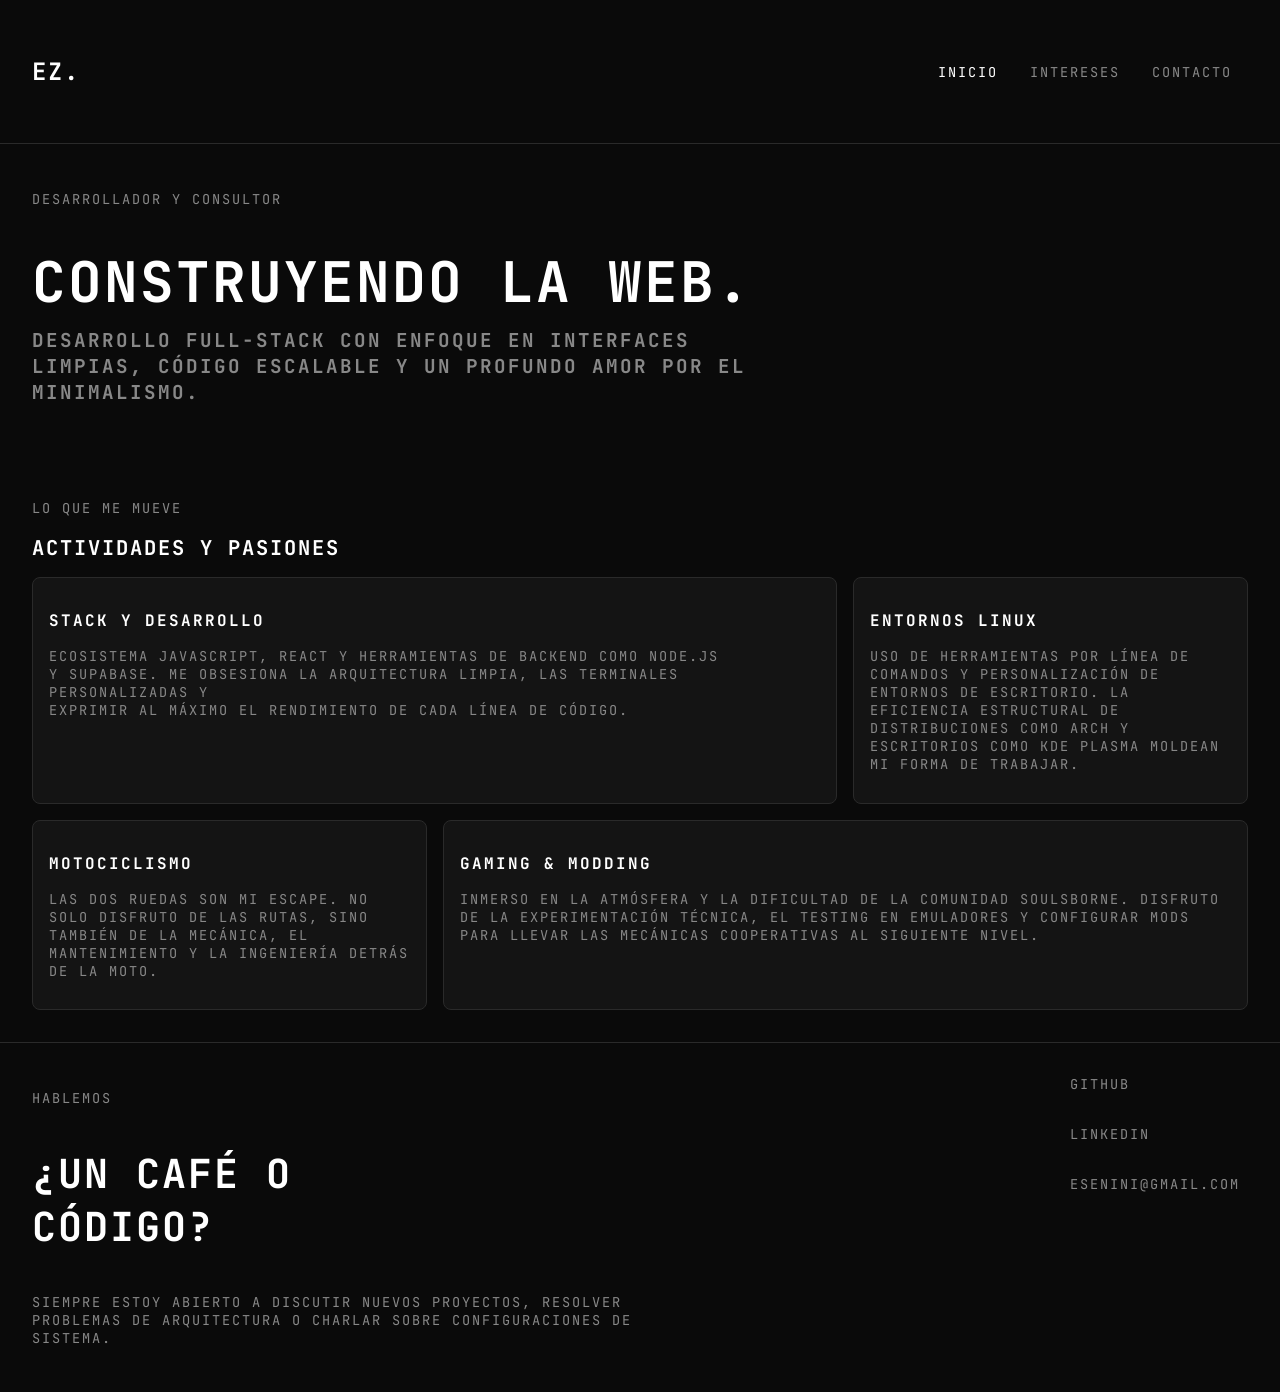
<file: index.html>
<!DOCTYPE html>
<html lang="en">
<head>
    <meta charset="UTF-8">
    <meta name="viewport" content="width=device-width, initial-scale=1.0">
    <title>Document</title>
    <link rel="stylesheet" href="style.css">
    <link href="https://fonts.googleapis.com/css2?family=Inter:wght@300;400;600;800&family=JetBrains+Mono:wght@400&display=swap" rel="stylesheet">
</head>
<body>
    <header>
        <nav>
                <p>Ez.</p>
            <ul >
                <li><a href="index.html" class="text-dos activo">Inicio</a></li>
                <li><a href="intereses.html" class="text-dos">Intereses</a></li>
                <li><a href="contacto.html" class="text-dos">Contacto</a></li>
            </ul>

        </nav>
    </header>

    <main>
        <p class="text-dos">Desarrollador y Consultor</p>
        <h1>Construyendo la web.</h1>
        <h2 class="text-dos subtitle">Desarrollo full-stack con enfoque en interfaces limpias, código escalable y un profundo amor por el minimalismo.</h2>
    </main>

    <section class="cards-section">
        <p class="text-dos">Lo que me mueve</p>
        <h2>Actividades y pasiones</h2>
        <div class="card-container ">
            <div class="cards-color card-large">
                <h3>Stack y Desarrollo</h3>
                <p class="text-dos">Ecosistema JavaScript, React y herramientas de backend como Node.js <br> y Supabase. Me obsesiona la arquitectura limpia, las terminales personalizadas y <br> exprimir al máximo el rendimiento de cada línea de código.</p>
            </div>
            <div class="cards-color">
                <h3>Entornos Linux</h3>
                <p class="text-dos">Uso de herramientas por línea de comandos y personalización de entornos de escritorio. La eficiencia estructural de distribuciones como Arch y escritorios como KDE Plasma moldean mi forma de trabajar.</p>
            </div>
            <div class="cards-color">
                <h3>Motociclismo</h3>
                <p class="text-dos">Las dos ruedas son mi escape. No solo disfruto de las rutas, sino también de la mecánica, el mantenimiento y la ingeniería detrás de la moto.</p>
            </div>
            <div class="cards-color card-large">
                <h3>Gaming & Modding</h3>
                <p class="text-dos">Inmerso en la atmósfera y la dificultad de la comunidad Soulsborne. Disfruto de la experimentación técnica, el testing en emuladores y configurar mods para llevar las mecánicas cooperativas al siguiente nivel.</p>
            </div>
        </div>
    </section>
    <footer>
        <div>
            <p class="text-dos">Hablemos</p>
            <p class="footer-big-text">¿Un café o <br> código?</p>
            <p class="text-dos">Siempre estoy abierto a discutir nuevos proyectos, resolver problemas de arquitectura o charlar sobre configuraciones de sistema. </p>
        </div>
        <div>
            <ul>
                <li><a href="">GitHub</a></li>
                <li><a href="https://www.linkedin.com/in/ezequiel-senini-dev/">LinkedIn</a></li>
                <li><a href="">esenini@gmail.com</a></li>
            </ul>
        </div>
    </footer>
</body>
</html>
</file>
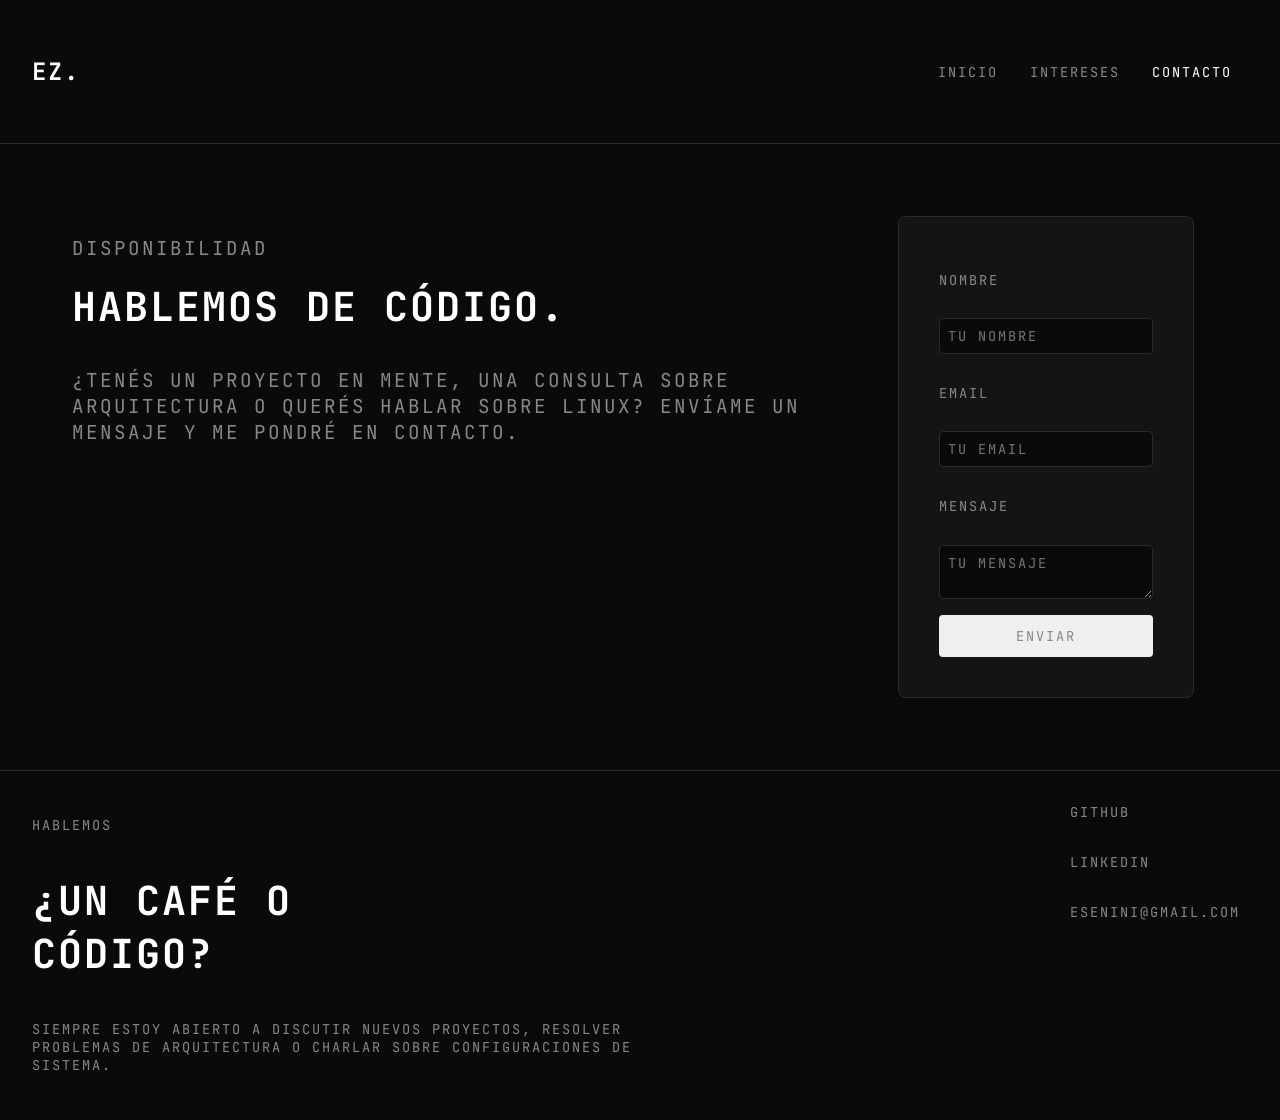
<file: contacto.html>
<!DOCTYPE html>
<html lang="en">
<head>
    <meta charset="UTF-8">
    <meta name="viewport" content="width=device-width, initial-scale=1.0">
    <title>Document</title>
    <link rel="stylesheet" href="style.css">
    <link href="https://fonts.googleapis.com/css2?family=Inter:wght@300;400;600;800&family=JetBrains+Mono:wght@400&display=swap" rel="stylesheet">
</head>
<body>
    <header>
        <nav>
                <p>Ez.</p>
            <ul >
                <li><a href="index.html" class="text-dos">Inicio</a></li>
                <li><a href="intereses.html" class="text-dos">Intereses</a></li>
                <li><a href="contacto.html" class="text-dos activo">Contacto</a></li>
            </ul>

        </nav>
    </header>
    <main class="contact-sec">
        <div class="contact-text">
        <p class="text-dos">Disponibilidad</p>
        <h2>Hablemos de código.</h2>
        <p class="text-dos">¿Tenés un proyecto en mente, una consulta sobre arquitectura o querés hablar sobre Linux? Envíame un mensaje y me pondré en contacto.</p>
        </div>
        <div class="form-div">
        <form action="https://formspree.io/f/mayvlgqk" method="POST">
            <p class="text-dos">Nombre</p>
            <input type="text" name="name" placeholder="Tu nombre" required>
            <p class="text-dos">Email</p>
            <input type="email" name="_replyto" placeholder="Tu email" required>
            <p class="text-dos">Mensaje</p>
            <textarea name="message" placeholder="Tu mensaje" required></textarea>
            <button type="submit">Enviar</button>
            </div>
    </main>
    <footer>
        <div>
            <p class="text-dos">Hablemos</p>
            <p class="footer-big-text">¿Un café o <br> código?</p>
            <p class="text-dos">Siempre estoy abierto a discutir nuevos proyectos, resolver problemas de arquitectura o charlar sobre configuraciones de sistema. </p>
        </div>
        <div>
            <ul>
                <li><a href="https://github.com/belgique5432">GitHub</a></li>
                <li><a href="https://www.linkedin.com/in/ezequiel-senini-dev/">LinkedIn</a></li>
                <li><a href="mailto:esenini@gmail.com">esenini@gmail.com</a></li>
            </ul>
        </div>
    </footer>
</body>
</html>
</file>
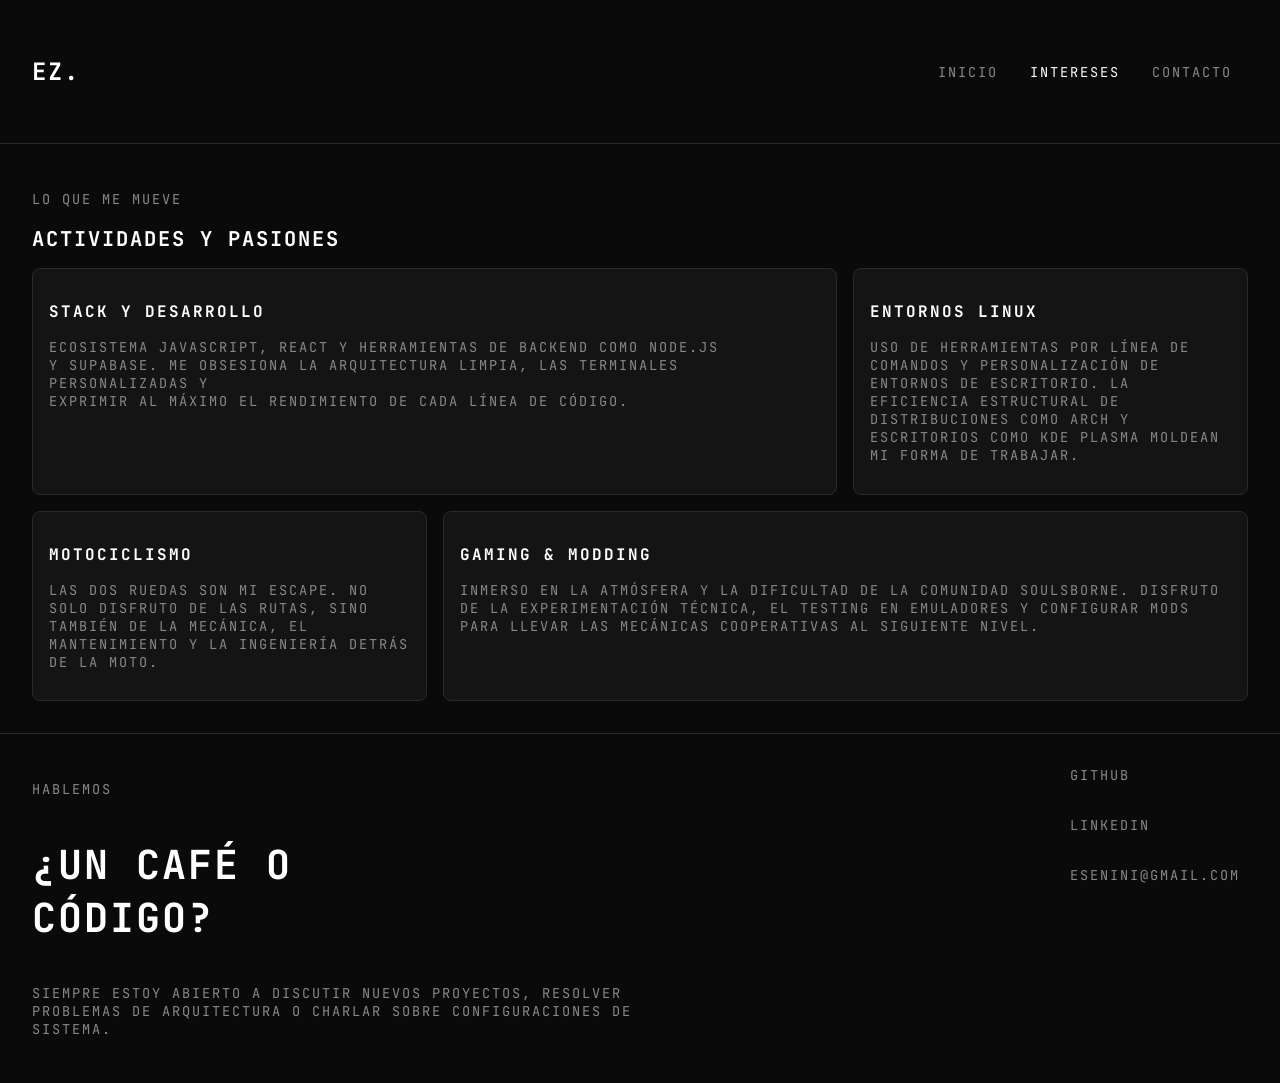
<file: intereses.html>
<!DOCTYPE html>
<html lang="en">
<head>
    <meta charset="UTF-8">
    <meta name="viewport" content="width=device-width, initial-scale=1.0">
    <title>Document</title>
    <link rel="stylesheet" href="style.css">
    <link href="https://fonts.googleapis.com/css2?family=Inter:wght@300;400;600;800&family=JetBrains+Mono:wght@400&display=swap" rel="stylesheet">
</head>
<body>
    <header>
        <nav>
                <p>Ez.</p>
            <ul >
                <li><a href="index.html" class="text-dos">Inicio</a></li>
                <li><a href="intereses.html" class="text-dos activo">Intereses</a></li>
                <li><a href="contacto.html" class="text-dos">Contacto</a></li>
            </ul>

        </nav>
    </header>
    <main class="cards-section">
        <p class="text-dos">Lo que me mueve</p>
        <h2>Actividades y pasiones</h2>
        <div class="card-container ">
            <div class="cards-color card-large">
                <h3>Stack y Desarrollo</h3>
                <p class="text-dos">Ecosistema JavaScript, React y herramientas de backend como Node.js <br> y Supabase. Me obsesiona la arquitectura limpia, las terminales personalizadas y <br> exprimir al máximo el rendimiento de cada línea de código.</p>
            </div>
            <div class="cards-color">
                <h3>Entornos Linux</h3>
                <p class="text-dos">Uso de herramientas por línea de comandos y personalización de entornos de escritorio. La eficiencia estructural de distribuciones como Arch y escritorios como KDE Plasma moldean mi forma de trabajar.</p>
            </div>
            <div class="cards-color">
                <h3>Motociclismo</h3>
                <p class="text-dos">Las dos ruedas son mi escape. No solo disfruto de las rutas, sino también de la mecánica, el mantenimiento y la ingeniería detrás de la moto.</p>
            </div>
            <div class="cards-color card-large">
                <h3>Gaming & Modding</h3>
                <p class="text-dos">Inmerso en la atmósfera y la dificultad de la comunidad Soulsborne. Disfruto de la experimentación técnica, el testing en emuladores y configurar mods para llevar las mecánicas cooperativas al siguiente nivel.</p>
            </div>
        </div>
    </main>
    <footer>
        <div>
            <p class="text-dos">Hablemos</p>
            <p class="footer-big-text">¿Un café o <br> código?</p>
            <p class="text-dos">Siempre estoy abierto a discutir nuevos proyectos, resolver problemas de arquitectura o charlar sobre configuraciones de sistema. </p>
        </div>
        <div>
            <ul>
                <li><a href="https://github.com/belgique5432">GitHub</a></li>
                <li><a href="https://www.linkedin.com/in/ezequiel-senini-dev/">LinkedIn</a></li>
                <li><a href="">esenini@gmail.com</a></li>
            </ul>
        </div>
    </footer>
</body>
</html>
</file>
<file: style.css>
body {
    margin: 0;
    padding: 0;
    background-color: #0a0a0a;
    color: white;
    font-family: 'JetBrains Mono', monospace; font-size: 0.85rem; text-transform: uppercase; letter-spacing: 2px;
}

nav {
    top: 0;
    padding: 2rem;
    display: flex;
    justify-content: space-between;
    align-items: center;
    border-bottom: 1px solid #2a2a2a;
}

nav p {
    font-size: 1.5rem;
    font-weight: bold;
}

main {
    padding: 2rem;
}

h1 {
    font-size: 3.5rem;
    margin-bottom: 0.5rem;
    font-weight: bolder;
}

.subtitle {
    font-size: 1.2rem;
    color: #888888;
    margin-top: 0;
    width: 60%;
}

.cards-section {
    padding: 2rem;
}

.text-dos {
    color: #888888;
}

.card-container {
    display: grid;
    grid-template-columns: repeat(3, 1fr);
    gap: 1rem;
}

.card-large {
    grid-column: span 2;
}

.cards-color {
    background-color: #141414;
    padding: 1rem;
    border-radius: 8px;
    border: 1px solid #2a2a2a;
}

li {
    list-style: none;
}

nav a {
    text-decoration: none;
    padding: 1rem;
}

nav ul {
    display: flex;
    margin: 0;
    padding: 0;
}

footer {
    padding: 2rem;
    border-top: 1px solid #2a2a2a;
    display: flex;
    justify-content: space-between;
}

footer a {
    text-decoration: none;
    color: #888888;
    padding: 0.5rem;
}

footer ul{
    display: flex;
    margin: 0;
    padding: 0;
    flex-direction: column;
    gap: 2rem;
}

.footer-big-text {
    font-size: 2.5rem;
    font-weight: bold;
}

footer p {
    width: 60%;
}

.contact-sec {
    display: flex;
    gap: 1rem;
}

.contact-text {
    padding: 2.5rem;
    width: 60%;
}

.contact-text h2 {
    font-size: 2.5rem;
    font-weight: bold;
    margin-top: 0;
}

.contact-text p {
    color: #888888;
    font-size: 1.2rem;
}

form {
    display: flex;
    flex-direction: column;
    gap: 1rem;
    padding: 2.5rem;
    background-color: #141414;
    border-radius: 8px;
    border: 1px solid #2a2a2a;
}

.form-div {
    padding: 2.5rem;
}

input, textarea {
    background-color: #0a0a0a;
    border: 1px solid #2a2a2a;
    border-radius: 4px;
    padding: 0.5rem;
    color: white;
    font-family: 'JetBrains Mono', monospace; font-size: 0.85rem; text-transform: uppercase; letter-spacing: 2px;
}

button {
    border: none;
    border-radius: 4px;
    padding: 0.75rem;
    color: #888888;
    font-family: 'JetBrains Mono', monospace; font-size: 0.85rem; text-transform: uppercase; letter-spacing: 2px;
    cursor: pointer;
}

nav a:hover, footer a:hover  {
    color: white;
}

button:hover {
    background-color: #2a2a2a;
    color: white;
}

.activo {
    color: white;
}

@media (max-width: 768px) {
    .card-container {
        grid-template-columns: 1fr;
    }
    
    .card-large {
        grid-column: span 1;
    }

    .subtitle {
        width: 100%;
    }

    footer ul {
        flex-direction: column;
        gap: 1rem;
    }

    .contact-sec {
        flex-direction: column;
    }

    .contact-text, form {
        width: 100%;
    }

    .form-div {
        padding: 1rem;
    }
}
</file>
